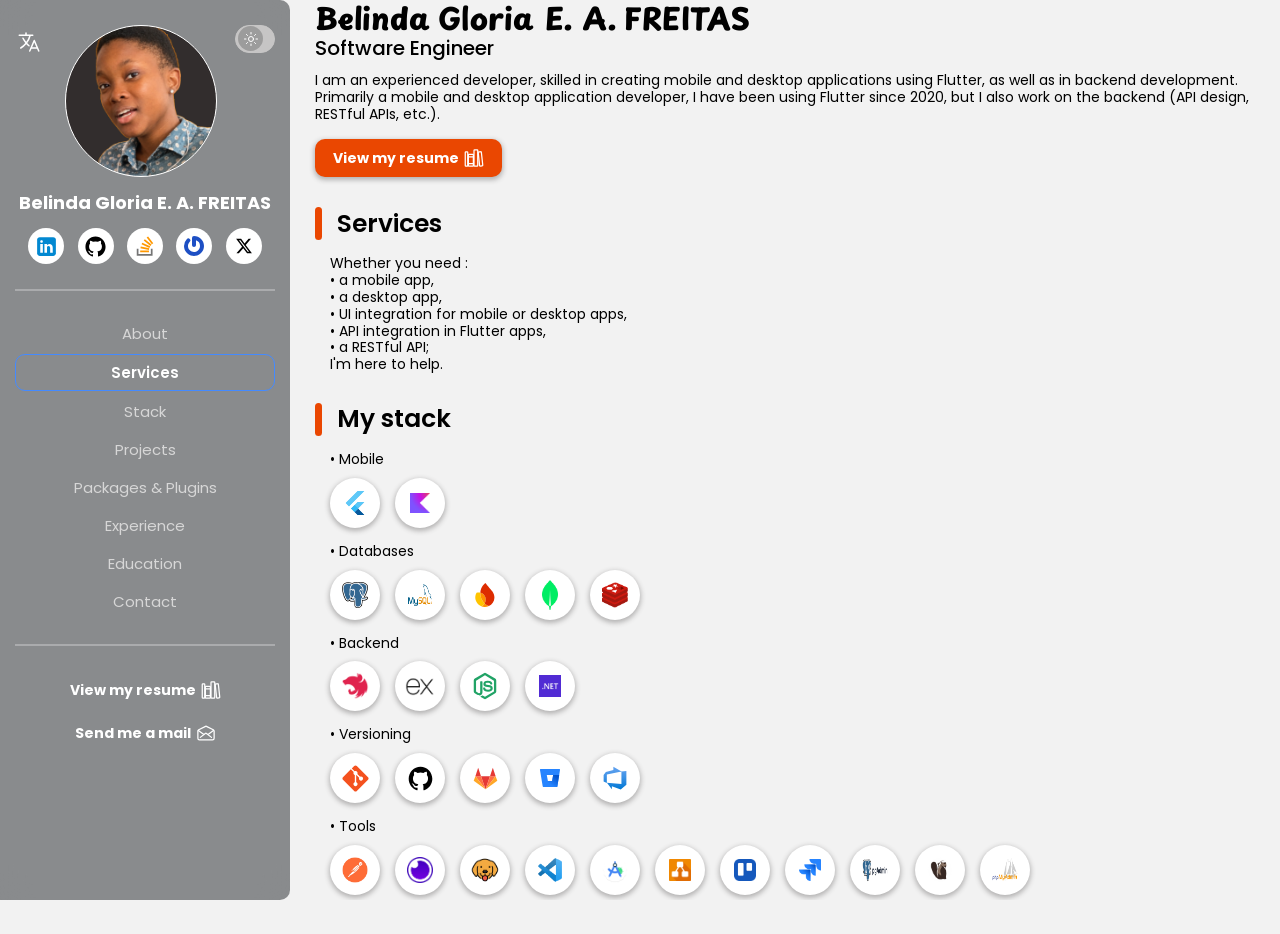
<file: index.html>
<!DOCTYPE html>
<html>
  <head>
    <base href="/"/>
    <meta charset="utf-8"/>
    <style>
      @import url(https://fonts.googleapis.com/css?family=Poppins);
      @font-face {
        font-family: "PlaypenSans";
        src: url(assets/fonts/PlaypenSans.ttf);
      }
      html, body {
        width: 100%;
        min-height: 100vh;
        padding: 0;
        margin: 0;
        font-family: 'Poppins';
      }
      h1 {
        margin: unset;
        font-size: 4rem;
      }
    </style>
    <meta name="description" content="Software engineer — Building mobile and desktop applications and backend systems"/>
    <meta property="og:type" content="website"/>
    <meta property="og:url" content="https://belinda-g-freitas.github.io"/>
    <meta property="og:title" content="Belinda G. E. A. FREITAS | Software Engineer"/>
    <meta property="og:description" content="Backend, mobile &amp; desktop apps developer | Curious by nature | Builder by choice | Portfolio"/>
    <meta property="og:image" content="https://belinda-g-freitas.github.io/preview.png"/>
    <meta name="twitter:card" content="summary_large_image"/>
    <meta name="twitter:title" content="Belinda G. E. A. FREITAS | Software Engineer"/>
    <meta name="twitter:description" content="Backend, mobile &amp; desktop apps developer | Curious by nature | Builder by choice | Portfolio"/>
    <meta name="twitter:image" content="https://belinda-g-freitas.github.io/preview.png"/>
    <meta name="apple-mobile-web-app-capable" content="yes"/>
    <meta name="mobile-web-app-capable" content="yes"/>
    <meta name="apple-mobile-web-app-status-bar-style" content="black"/>
    <meta name="apple-mobile-web-app-title" content="Belinda G. E. A. FREITAS"/>
    <link href="assets/images/apple-touch-icon.png" rel="apple-touch-icon"/>
    <link type="image/png" href="favicon.ico?v=3" rel="icon"/>
    <!--$-->
    <title>Belinda G. E. A. FREITAS | Software Engineer</title>
    <meta name="viewport" content="width=device-width, initial-scale=1.0"/>
    <!--/-->
    <script src="main.client.dart.js" defer></script>
    <style>@import url(styles.css);</style>
  </head>
  <body><!--@app--><div></div><!--/@app--></body>
</html>
</file>
